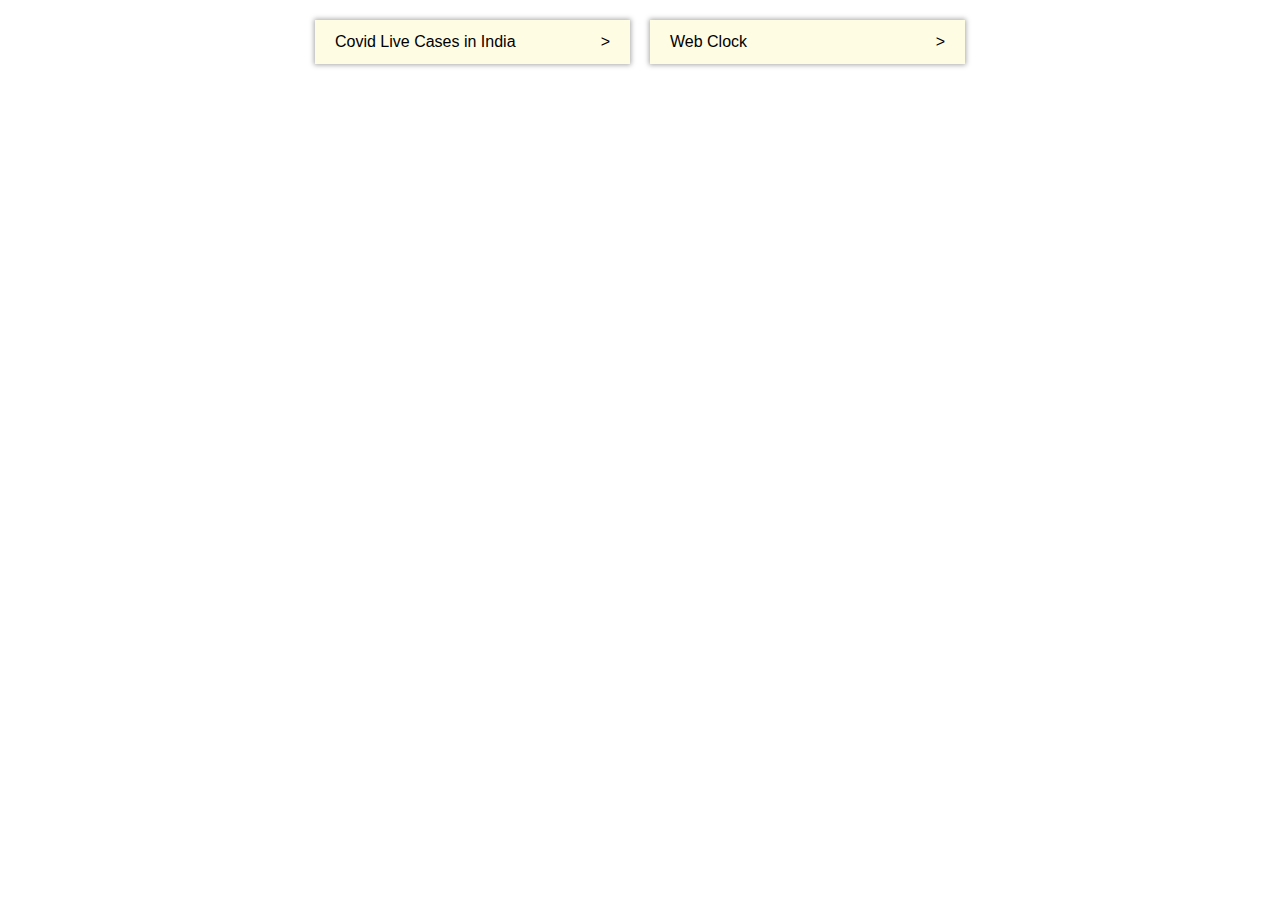
<file: index.html>
<!DOCTYPE html>
<html lang="en">
<head>
    <meta charset="UTF-8">
    <meta http-equiv="X-UA-Compatible" content="IE=edge">
    <meta name="viewport" content="width=device-width, initial-scale=1.0">
    <link rel="stylesheet" href="https://maxcdn.bootstrapcdn.com/bootstrap/4.5.2/css/bootstrap.min.css">
    <script src="https://ajax.googleapis.com/ajax/libs/jquery/3.5.1/jquery.min.js"></script>
    <script src="https://maxcdn.bootstrapcdn.com/bootstrap/4.5.2/js/bootstrap.min.js"></script>
    <title>Navigation for all Static website</title>
    <style>
        .row{
            margin: 0;
            padding: 10px;
            justify-content: center;
        }
        .row span{
            float: right;
        }
        a,a:hover{
            display:inline-block;
            height: 100%;
            width: 100%;
            color: black;
            text-decoration: none;
        }
        .link:hover{
            box-shadow: 0 0 5px 3px #a9a9a9;
        }
        .link{
            background-color: #fffce4;
            box-shadow: 0 0 5px 1px #a9a9a9;
            padding: 10px 20px;
            margin: 10px;
        }
    </style>
</head>
<body>
    <div class="container-flex">
        <div class="row">
            <div class="col-sm-3 link">
                <a href="covid_live_cases_in_India/home.html">Covid Live Cases in India<span>></span></a>
            </div> 
            <div class="col-sm-3 link">
                <a href="webClock/home.html">Web Clock<span>></span></a>
            </div> 
        </div>
    </div>
</body>
</html>
</file>
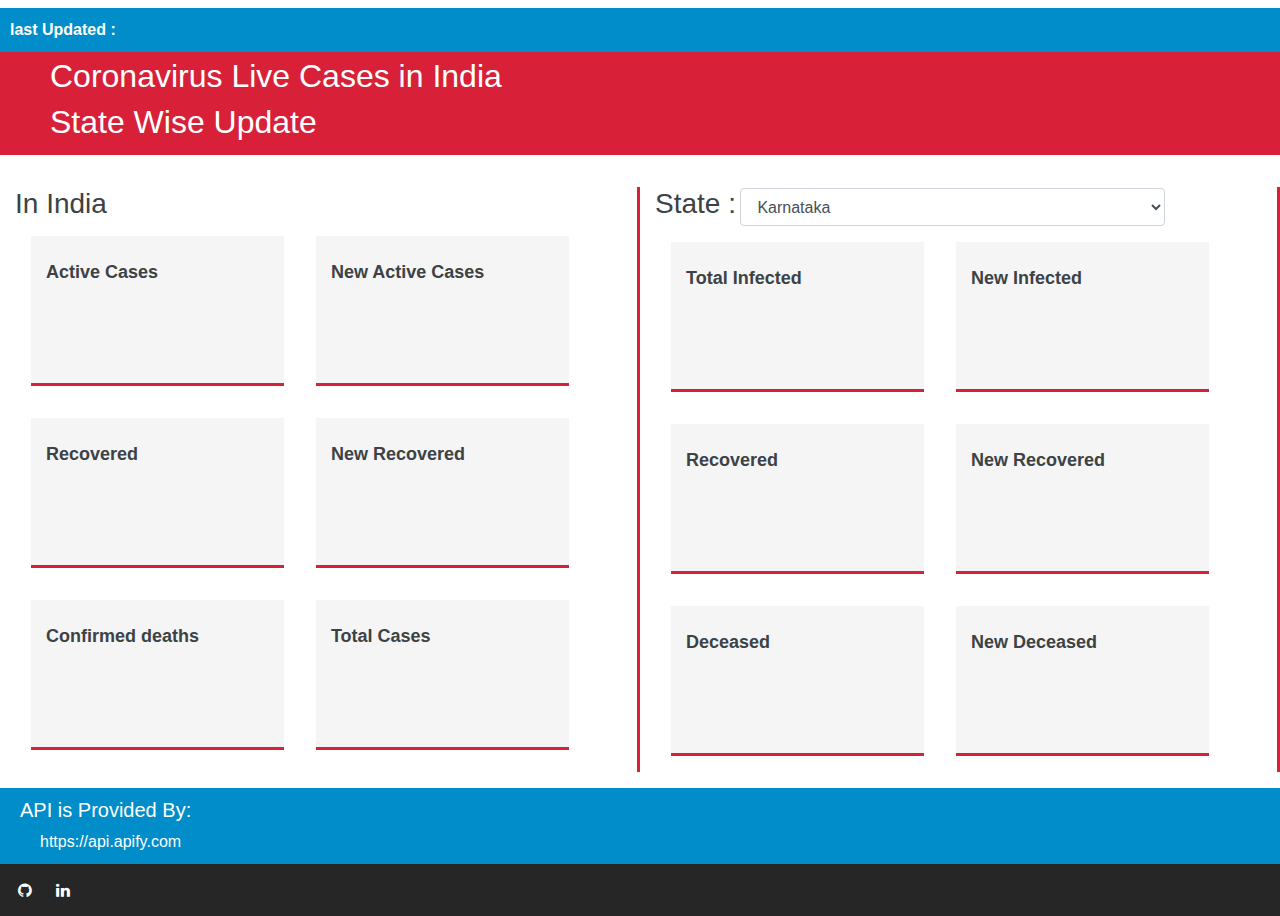
<file: covid_live_cases_in_India/index.html>
<!DOCTYPE html>
<html lang="en">
<head>
    <meta charset="UTF-8">
    <meta http-equiv="X-UA-Compatible" content="IE=edge">
    <meta name="viewport" content="width=device-width, initial-scale=1.0">
    <link rel="icon" type="image/icon" href="https://www.vpr.org/sites/vpr/files/styles/medium/public/202003/coronavirus-covid-19-nCoV-cdc-20200303.jpg">
    <link rel="stylesheet" href="https://maxcdn.bootstrapcdn.com/bootstrap/4.5.2/css/bootstrap.min.css">
    <script src="https://ajax.googleapis.com/ajax/libs/jquery/3.5.1/jquery.min.js"></script>
    <script src="https://maxcdn.bootstrapcdn.com/bootstrap/4.5.2/js/bootstrap.min.js"></script>
    <link rel="stylesheet" href="https://cdnjs.cloudflare.com/ajax/libs/font-awesome/4.7.0/css/font-awesome.min.css">
    <script src="getDetails.js"></script>
    <link rel="stylesheet" href="style.css">
    <title>Coronavirus Live Cases in India</title>
</head>
<body>
        <div class="top">
            <b>last Updated : <span id="lastUp"></span></b>
        </div>
        <div class="mid">
            <h2>Coronavirus Live Cases in India </h2><h2> State Wise Update</h2>
        </div>
        <div class="containar-flex">
            <br>
            <div class="row">
                <div class="col-sm-6 india">
                    <h3>In India</h3>
                    <div class="row">
                        <div class="details col-lg-5 m-3"> 
                            <h1 id="ac"></h1> 
                            <div class="lable"> <b>Active Cases</b> </div>      
                        </div>
                        <div class="details col-lg-5 m-3"> 
                            <h1 id="nac"></h1> 
                            <div class="lable"> <b>New Active Cases</b> </div>        
                        </div>
                        <div class="details col-lg-5 m-3"> 
                            <h1 id="rec"></h1> 
                            <div class="lable"> <b>Recovered</b> </div>        
                        </div>
                        <div class="details col-lg-5 m-3"> 
                            <h1 id="nrec"></h1> 
                            <div class="lable"> <b>New Recovered</b> </div>        
                        </div>
                        <div class="details col-lg-5 m-3"> 
                            <h1 id="cd"></h1> 
                            <div class="lable"> <b>Confirmed deaths</b> </div>        
                        </div>
                        <div class="details col-lg-5 m-3"> 
                            <h1 id="tc"></h1> 
                            <div class="lable"> <b>Total Cases</b> </div>        
                        </div>
                    </div>
                </div>   
                <div class="col-sm-6 state">
                    <h3>State :</h3>
                    <select name="state" id="state" class="form-control">
                        <option value="Andhra Pradesh">Andhra Pradesh</option>
                        <option value="Andaman and Nicobar Islands">Andaman and Nicobar Islands</option>
                        <option value="Arunachal Pradesh">Arunachal Pradesh</option>
                        <option value="Assam">Assam</option>
                        <option value="Bihar">Bihar</option>
                        <option value="Chandigarh">Chandigarh</option>
                        <option value="Chhattisgarh">Chhattisgarh</option>
                        <option value="Dadar and Nagar Haveli and Daman and Diu">Dadar and Nagar Haveli and Daman and Diu</option>
                        <option value="Delhi">Delhi</option>
                        <option value="Goa">Goa</option>
                        <option value="Gujarat">Gujarat</option>
                        <option value="Haryana">Haryana</option>
                        <option value="Himachal Pradesh">Himachal Pradesh</option>
                        <option value="Jammu and Kashmir">Jammu and Kashmir</option>
                        <option value="Jharkhand">Jharkhand</option>
                        <option value="Karnataka" selected>Karnataka</option>
                        <option value="Kerala">Kerala</option>
                        <option value="Lakshadweep">Lakshadweep</option>
                        <option value="Madhya Pradesh">Madhya Pradesh</option>
                        <option value="Maharashtra">Maharashtra</option>
                        <option value="Manipur">Manipur</option>
                        <option value="Meghalaya">Meghalaya</option>
                        <option value="Mizoram">Mizoram</option>
                        <option value="Nagaland">Nagaland</option>
                        <option value="Odisha">Odisha</option>
                        <option value="Puducherry">Puducherry</option>
                        <option value="Punjab">Punjab</option>
                        <option value="Rajasthan">Rajasthan</option>
                        <option value="Sikkim">Sikkim</option>
                        <option value="Tamil Nadu">Tamil Nadu</option>
                        <option value="Telangana">Telangana</option>
                        <option value="Tripura">Tripura</option>
                        <option value="Uttar Pradesh">Uttar Pradesh</option>
                        <option value="Uttarakhand">Uttarakhand</option>
                        <option value="West Bengal">West Bengal</option>
                    </select>
                    <div class="row">
                        <div class="details col-lg-5 m-3"> 
                            <h1 id="toli"></h1> 
                            <div class="lable"> <b>Total Infected</b> </div>      
                        </div>
                        <div class="details col-lg-5 m-3"> 
                            <h1 id="ni"></h1> 
                            <div class="lable"> <b>New Infected</b> </div>        
                        </div>
                        <div class="details col-lg-5 m-3"> 
                            <h1 id="recov"></h1> 
                            <div class="lable"> <b>Recovered</b> </div>        
                        </div>
                        <div class="details col-lg-5 m-3"> 
                            <h1 id="newrec"></h1> 
                            <div class="lable"> <b>New Recovered</b> </div>        
                        </div>
                        <div class="details col-lg-5 m-3"> 
                            <h1 id="dec"></h1> 
                            <div class="lable"> <b>Deceased</b> </div>        
                        </div>
                        <div class="details col-lg-5 m-3"> 
                            <h1 id="ndec"></h1> 
                            <div class="lable"> <b>New Deceased</b> </div>        
                        </div>
                    </div>
                </div>            
            </div>

        </div>
        <div id="api" class="mt-3">
            <h5>API is Provided By:</h5>
            <a target="_blank" href="https://api.apify.com/v2/key-value-stores/toDWvRj1JpTXiM8FF/records/LATEST?disableRedirect=true ">https://api.apify.com</a>
        </div>
        <div class="footer">
            <a href="https://github.com/ShashankKNaik?tab=repositories" class="fa fa-github"></a>
            <a href="https://www.linkedin.com/in/shashank-krishna-naik-467485207/" class="fa fa-linkedin"></a>
        </div>
</body>
</html>

<!-- 
https://api.covid19india.org/state_district_wise.json
https://api.apify.com/v2/datasets/58a4VXwBBF0HtxuQa/items?format=json&clean=1
https://api.apify.com/v2/key-value-stores/toDWvRj1JpTXiM8FF/records/LATEST?disableRedirect=true 
-->
</file>
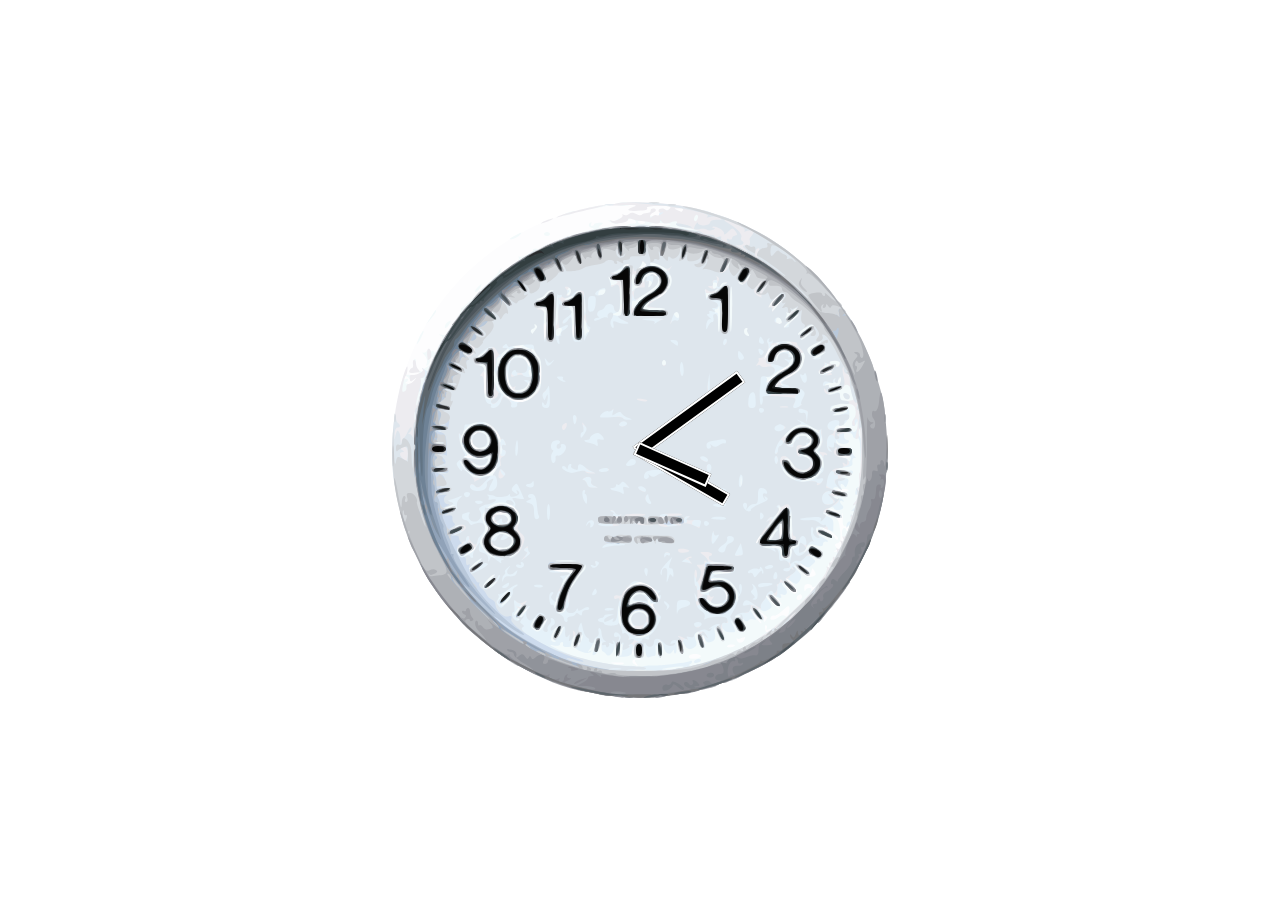
<file: webClock/index.html>
<!DOCTYPE html>
<html lang="en">
<head>
    <meta charset="UTF-8">
    <meta http-equiv="X-UA-Compatible" content="IE=edge">
    <meta name="viewport" content="width=device-width, initial-scale=1.0">
    <link rel="icon" type="image/svg" href="clock.svg">
    <script src="https://ajax.googleapis.com/ajax/libs/jquery/3.5.1/jquery.min.js"></script>
    <title>webClock</title>
    <style>
        #im,body{
            height: 100vh;
            width: 100%;
            margin: 0;
        }
        .main,#h,#m,#s{
            position: absolute;
            top: 50%;
            left: 50%;
            transform: translate(-50%,-50%);
            display: flex;
            justify-content: center;
        }
        .main{
            height: 500px;
            width: 500px;
        }
        #im{
            height: 100%;
            width: 100%;
        }
        #h{
            height: 30%;
            width: 30%;
        }
        #m{
            height: 40%;
            width: 40%;
        }
        #s{
            height: 50%;
            width: 50%;
            
        }
        .arrow{
            height: 50%;
            width: 10px;
            background-color: black;
            border: 2px solid rgb(255, 255, 255);
        }
        @media screen and (max-width:516px) {
            .main{
                height: 300px;
                width: 300px;
            }
            .arrow{
                width: 5px;
                border: 1px solid rgb(255, 255, 255);
            }
        }
        
    </style>
</head>
<body>
    <div class="main">
        <img id="im" src="clock.svg" alt="Loading.......">
        <div id="s">
            <div class="arrow"></div>
        </div>
        <div id="m">
            <div class="arrow"></div>
        </div>
        <div id="h">
            <div class="arrow"></div>
        </div>
    </div>
</body>

<script>
    rotator();
    setInterval(rotator,1000);
    function rotator(){
        var date = new Date();
        var sc=date.getSeconds(),hc=date.getHours(),mc=date.getMinutes();
        $('#s').css({
            transform: 'translate(-50%,-50%) rotate('+(360/60)*sc+'deg)'
        })
        $('#m').css({
            transform: 'translate(-50%,-50%) rotate('+(360/60)*mc+'deg)'
        })
        $('#h').css({
            transform: 'translate(-50%,-50%) rotate('+(360/60)*hc+'deg)'
        }) 
    }

</script>

</html>
</file>
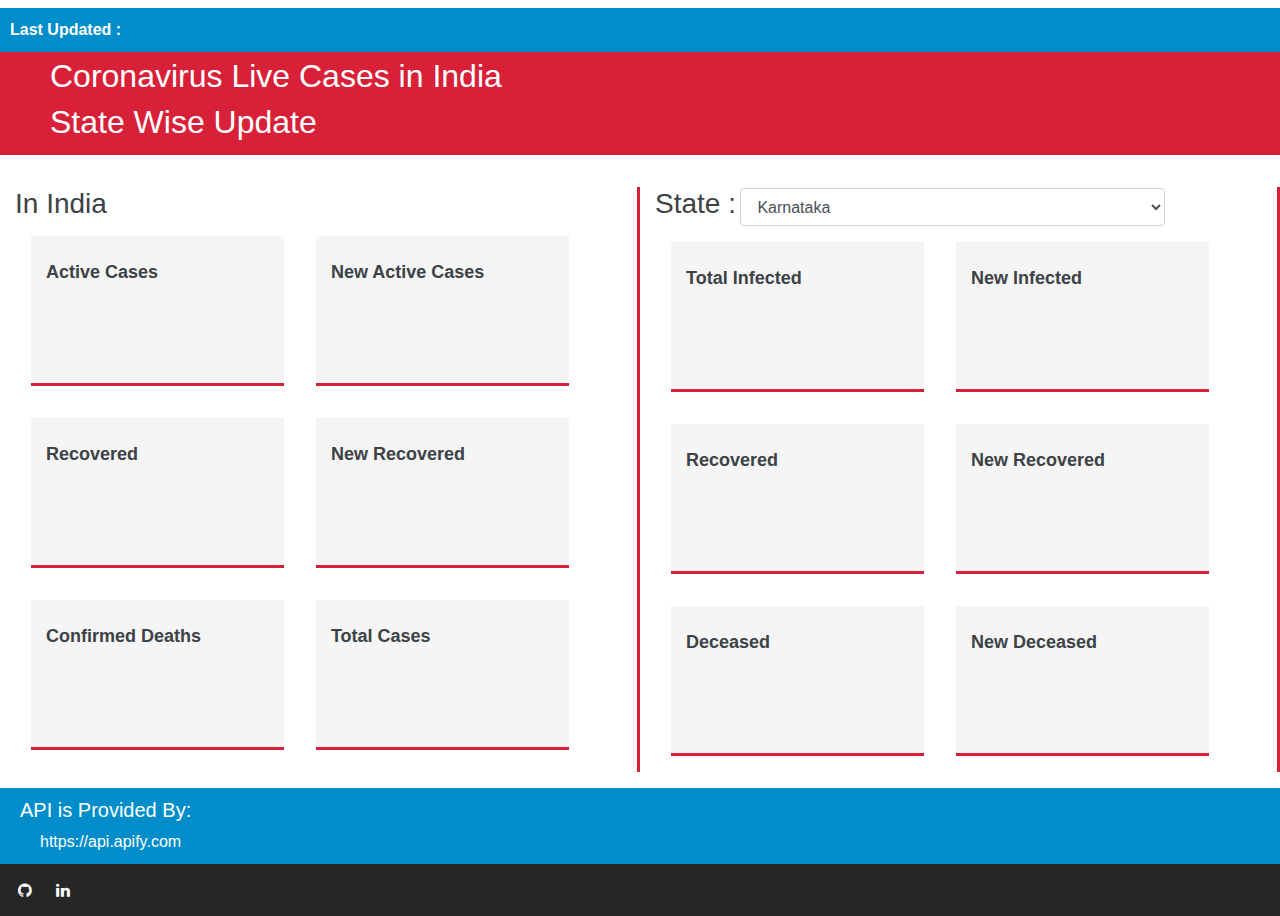
<file: covid_live_cases_in_India/home.html>
<!DOCTYPE html>
<html lang="en">
<head>
    <meta charset="UTF-8">
    <meta http-equiv="X-UA-Compatible" content="IE=edge">
    <meta name="viewport" content="width=device-width, initial-scale=1.0">
    
    <meta property="og:type" content="website" />
    <meta property="og:title" content="Coronavirus Live Cases in India">
    <meta property="og:description" content="This website provides the information about COVID19 live cases in India by using API.">
    <meta property="og:image" content="https://www.google.com/url?sa=i&url=https%3A%2F%2Fpixabay.com%2Fusers%2Fiximus-2352783%2F&psig=AOvVaw0_ooEjMB0P3BxN01IKBewg&ust=1625288064476000&source=images&cd=vfe&ved=0CAoQjRxqFwoTCKCUxq3Mw_ECFQAAAAAdAAAAABAe">
    <meta property="og:url" content="https://shashankknaik.github.io/covid_live_cases_in_India/home.html">
    <meta property="og:image:secure_url" itemprop="image" content="https://www.google.com/url?sa=i&url=https%3A%2F%2Fpixabay.com%2Fusers%2Fiximus-2352783%2F&psig=AOvVaw0_ooEjMB0P3BxN01IKBewg&ust=1625288064476000&source=images&cd=vfe&ved=0CAoQjRxqFwoTCKCUxq3Mw_ECFQAAAAAdAAAAABAe">
    <meta property="og:image:width" content="600">
    <meta property="og:image:height" content="600">
    <meta name="mobile-web-app-capable" content="yes">
    
    <link rel="icon" type="image/png" href="covid.png">
    <link rel="stylesheet" href="https://maxcdn.bootstrapcdn.com/bootstrap/4.5.2/css/bootstrap.min.css">
    <script src="https://ajax.googleapis.com/ajax/libs/jquery/3.5.1/jquery.min.js"></script>
    <script src="https://maxcdn.bootstrapcdn.com/bootstrap/4.5.2/js/bootstrap.min.js"></script>
    <link rel="stylesheet" href="https://cdnjs.cloudflare.com/ajax/libs/font-awesome/4.7.0/css/font-awesome.min.css">
    
    <script src="getDetails.js"></script>
    <link rel="stylesheet" href="style.css">
    <title>Coronavirus Live Cases in India</title>
</head>
<body>
        <div class="top">
            <b>Last Updated : <span id="lastUp"></span></b>
        </div>
        <div class="mid">
            <h2>Coronavirus Live Cases in India </h2><h2> State Wise Update</h2>
        </div>
        <div class="containar-flex">
            <br>
            <div class="row">
                <div class="col-sm-6 india">
                    <h3>In India</h3>
                    <div class="row">
                        <div class="details col-lg-5 m-3"> 
                            <h1 id="ac"></h1> 
                            <div class="lable"> <b>Active Cases</b> </div>      
                        </div>
                        <div class="details col-lg-5 m-3"> 
                            <h1 id="nac"></h1> 
                            <div class="lable"> <b>New Active Cases</b> </div>        
                        </div>
                        <div class="details col-lg-5 m-3"> 
                            <h1 id="rec"></h1> 
                            <div class="lable"> <b>Recovered</b> </div>        
                        </div>
                        <div class="details col-lg-5 m-3"> 
                            <h1 id="nrec"></h1> 
                            <div class="lable"> <b>New Recovered</b> </div>        
                        </div>
                        <div class="details col-lg-5 m-3"> 
                            <h1 id="cd"></h1> 
                            <div class="lable"> <b>Confirmed Deaths</b> </div>        
                        </div>
                        <div class="details col-lg-5 m-3"> 
                            <h1 id="tc"></h1> 
                            <div class="lable"> <b>Total Cases</b> </div>        
                        </div>
                    </div>
                </div>   
                <div class="col-sm-6 state">
                    <h3>State :</h3>
                    <select name="state" id="state" class="form-control">
                        <option value="Andhra Pradesh">Andhra Pradesh</option>
                        <option value="Andaman and Nicobar Islands">Andaman and Nicobar Islands</option>
                        <option value="Arunachal Pradesh">Arunachal Pradesh</option>
                        <option value="Assam">Assam</option>
                        <option value="Bihar">Bihar</option>
                        <option value="Chandigarh">Chandigarh</option>
                        <option value="Chhattisgarh">Chhattisgarh</option>
                        <option value="Dadar and Nagar Haveli and Daman and Diu">Dadar and Nagar Haveli and Daman and Diu</option>
                        <option value="Delhi">Delhi</option>
                        <option value="Goa">Goa</option>
                        <option value="Gujarat">Gujarat</option>
                        <option value="Haryana">Haryana</option>
                        <option value="Himachal Pradesh">Himachal Pradesh</option>
                        <option value="Jammu and Kashmir">Jammu and Kashmir</option>
                        <option value="Jharkhand">Jharkhand</option>
                        <option value="Karnataka" selected>Karnataka</option>
                        <option value="Kerala">Kerala</option>
                        <option value="Lakshadweep">Lakshadweep</option>
                        <option value="Madhya Pradesh">Madhya Pradesh</option>
                        <option value="Maharashtra">Maharashtra</option>
                        <option value="Manipur">Manipur</option>
                        <option value="Meghalaya">Meghalaya</option>
                        <option value="Mizoram">Mizoram</option>
                        <option value="Nagaland">Nagaland</option>
                        <option value="Odisha">Odisha</option>
                        <option value="Puducherry">Puducherry</option>
                        <option value="Punjab">Punjab</option>
                        <option value="Rajasthan">Rajasthan</option>
                        <option value="Sikkim">Sikkim</option>
                        <option value="Tamil Nadu">Tamil Nadu</option>
                        <option value="Telangana">Telangana</option>
                        <option value="Tripura">Tripura</option>
                        <option value="Uttar Pradesh">Uttar Pradesh</option>
                        <option value="Uttarakhand">Uttarakhand</option>
                        <option value="West Bengal">West Bengal</option>
                    </select>
                    <div class="row">
                        <div class="details col-lg-5 m-3"> 
                            <h1 id="toli"></h1> 
                            <div class="lable"> <b>Total Infected</b> </div>      
                        </div>
                        <div class="details col-lg-5 m-3"> 
                            <h1 id="ni"></h1> 
                            <div class="lable"> <b>New Infected</b> </div>        
                        </div>
                        <div class="details col-lg-5 m-3"> 
                            <h1 id="recov"></h1> 
                            <div class="lable"> <b>Recovered</b> </div>        
                        </div>
                        <div class="details col-lg-5 m-3"> 
                            <h1 id="newrec"></h1> 
                            <div class="lable"> <b>New Recovered</b> </div>        
                        </div>
                        <div class="details col-lg-5 m-3"> 
                            <h1 id="dec"></h1> 
                            <div class="lable"> <b>Deceased</b> </div>        
                        </div>
                        <div class="details col-lg-5 m-3"> 
                            <h1 id="ndec"></h1> 
                            <div class="lable"> <b>New Deceased</b> </div>        
                        </div>
                    </div>
                </div>            
            </div>

        </div>
        <div id="api" class="mt-3">
            <h5>API is Provided By:</h5>
            <a target="_blank" href="https://api.apify.com/v2/key-value-stores/toDWvRj1JpTXiM8FF/records/LATEST?disableRedirect=true ">https://api.apify.com</a>
        </div>
        <div class="footer">
            <a href="https://github.com/ShashankKNaik?tab=repositories" class="fa fa-github"></a>
            <a href="https://www.linkedin.com/in/shashank-krishna-naik-467485207/" class="fa fa-linkedin"></a>
        </div>
</body>
</html>

<!-- 
https://api.covid19india.org/state_district_wise.json
https://api.apify.com/v2/datasets/58a4VXwBBF0HtxuQa/items?format=json&clean=1
https://api.apify.com/v2/key-value-stores/toDWvRj1JpTXiM8FF/records/LATEST?disableRedirect=true 
-->
</file>
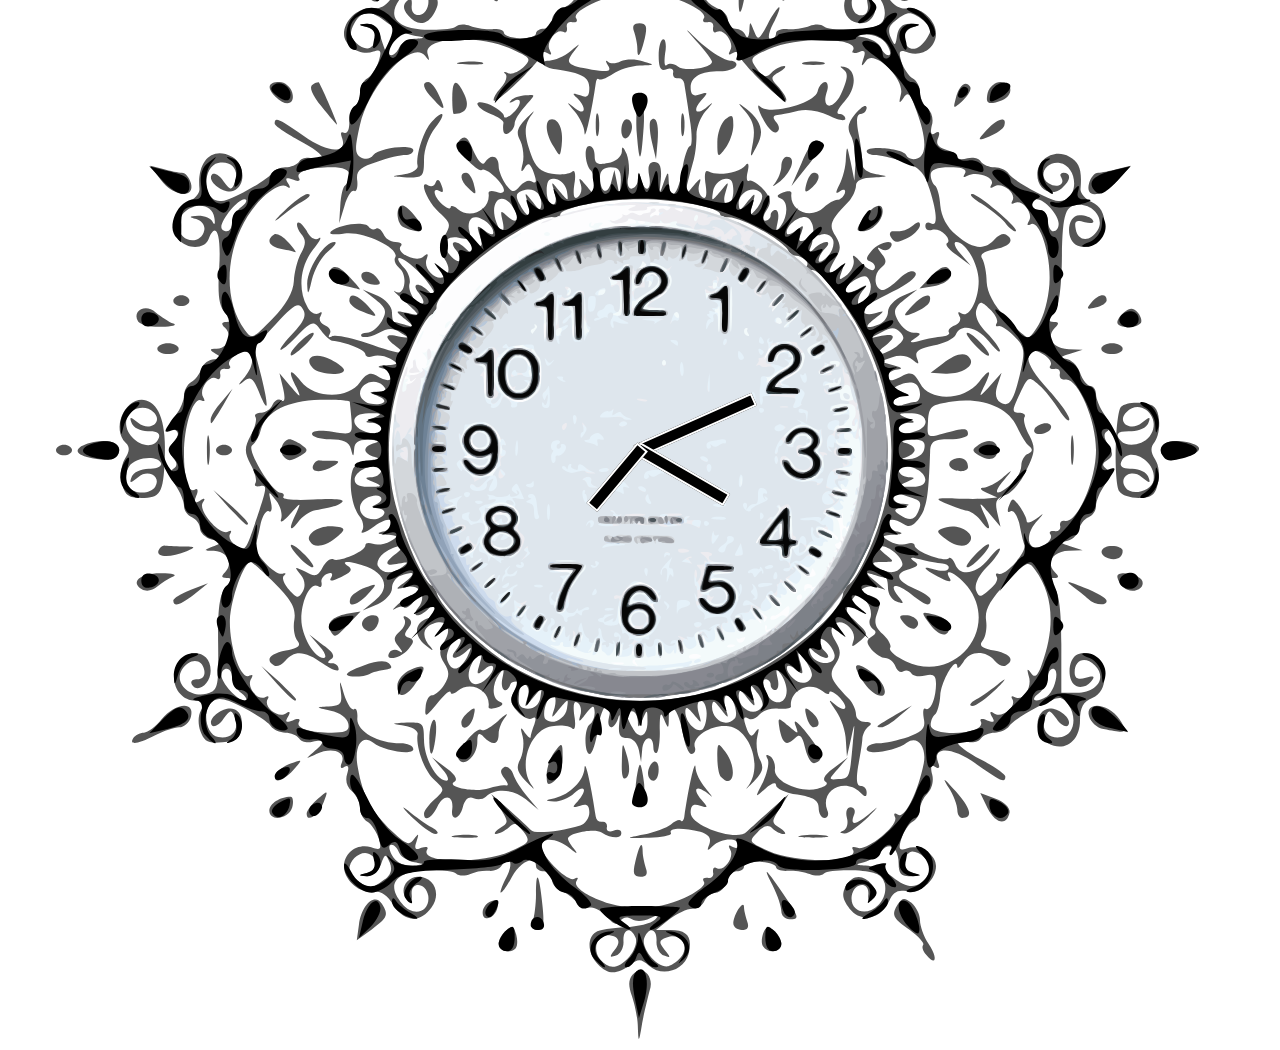
<file: webClock/home.html>
<!DOCTYPE html>
<html lang="en">
<head>
    <meta charset="UTF-8">
    <meta http-equiv="X-UA-Compatible" content="IE=edge">
    <meta name="viewport" content="width=device-width, initial-scale=1.0">
    <link rel="icon" type="image/svg" href="clock.svg">
    <script src="https://ajax.googleapis.com/ajax/libs/jquery/3.5.1/jquery.min.js"></script>
    <title>webClock</title>
    <style>
        #im,body{
            height: 100vh;
            width: 100%;
            margin: 0;
            overflow: hidden;
        }
        .main,#h,#m,#s,.bg{
            position: absolute;
            top: 50%;
            left: 50%;
            transform: translate(-50%,-50%);
            display: flex;
            justify-content: center;
        }
        .main{
            height: 500px;
            width: 500px;
        }
        .bg{
            height:1200px;
            width: 1200px;
        }
        #im{
            height: 100%;
            width: 100%;
        }
        #h{
            height: 30%;
            width: 30%;
        }
        #m{
            height: 40%;
            width: 40%;
        }
        #s{
            height: 50%;
            width: 50%;
            
        }
        .arrow{
            height: 50%;
            width: 10px;
            background-color: black;
            border: 2px solid rgb(255, 255, 255);
        }
        .bg{
            animation-name: rotate;
            animation-duration: 60s;
            animation-timing-function: linear;
            animation-iteration-count: infinite;
        }
        @keyframes rotate {
            from{
                transform: translate(-50%,-50%) rotate(0deg);
            }
            to{
                transform: translate(-50%,-50%) rotate(360deg);
            }
        }
        @media screen and (max-width:516px) {
            .main{
                height: 300px;
                width: 300px;
            }
            .arrow{
                width: 5px;
                border: 1px solid rgb(255, 255, 255);
            }
            .bg{
                height:700px;
                width: 700px;
            }
            :window-inactive{
                overflow: hidden;
            }
        }
        
    </style>
</head>
<body>
    <img class="bg" src="bg.svg" alt="Loading.......">
    <div class="main">
        <img id="im" src="clock.svg" alt="Loading.......">
        <div id="s">
            <div class="arrow"></div>
        </div>
        <div id="m">
            <div class="arrow"></div>
        </div>
        <div id="h">
            <div class="arrow"></div>
        </div>
    </div>
</body>

<script>
    rotator();
    setInterval(rotator,1000);
    function rotator(){
        var date = new Date();
        var sc=date.getSeconds(),hc=date.getHours(),mc=date.getMinutes();
        $('#s').css({
            transform: 'translate(-50%,-50%) rotate('+(360/60)*sc+'deg)'
        })
        $('#m').css({
            transform: 'translate(-50%,-50%) rotate('+(360/60)*mc+'deg)'
        })
        $('#h').css({
            transform: 'translate(-50%,-50%) rotate('+((360/12)*hc+(3/6)*mc)+'deg)'
        }) 
    }

</script>

</html>
</file>
<file: covid_live_cases_in_India/style.css>
.top{
    background-color:#008dc9;
    margin-top: 8px;
    padding: 10px;
}

.mid{
    background-color:#d82138;
    padding: 5px 50px;
    margin-bottom: 8px;
}
.top,.mid{
    color: white;
}
.india,.state{
    border-right: 3px solid #d82138;
}
.row{
    margin: 0;
}
h3,.lable{
    color: #3c4245;
    display: inline;
}
.details{
    height: 150px;
    background-color: whitesmoke;
    border-bottom: 3px solid #d82138;
    padding: 15px;
    box-sizing: border-box;
}
.form-control{
    width: 70%;
    display: inline;
}
#api,a{
    background-color: #008dc9;
    color: white;
    padding: 10px 20px;
}
.row h1{
    color: #d82138;
}
.row .lable{
    font-size:large;
    color: #3c4245;
}
.footer{
    background-color: #262626;
    padding: 8px;
}

.fa-linkedin,.fa-github {
    background: #262626;
    color: white;
    border-radius: 50px;
    padding: 10px;
  }
  .fa-linkedin:hover,.fa-github:hover {
    background: #151414;
    color: white;
    text-decoration: none;
  }
</file>
